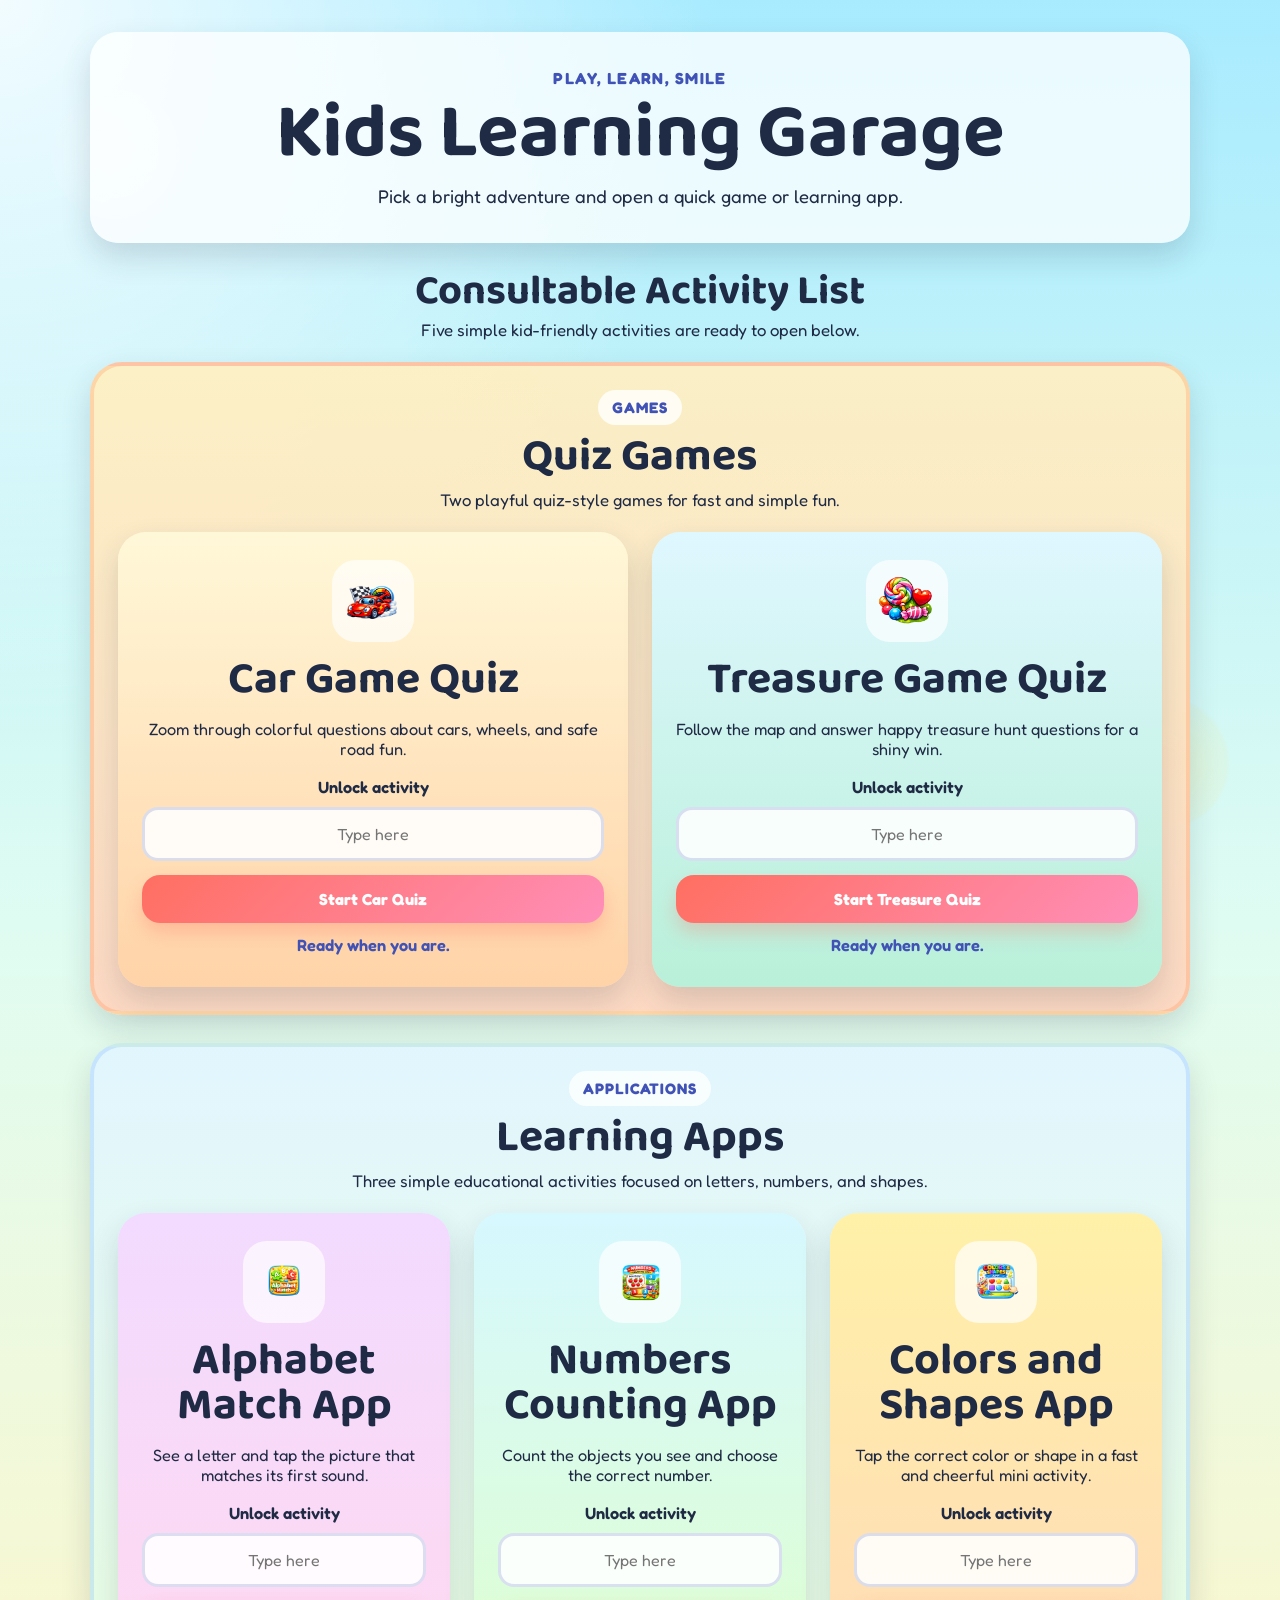
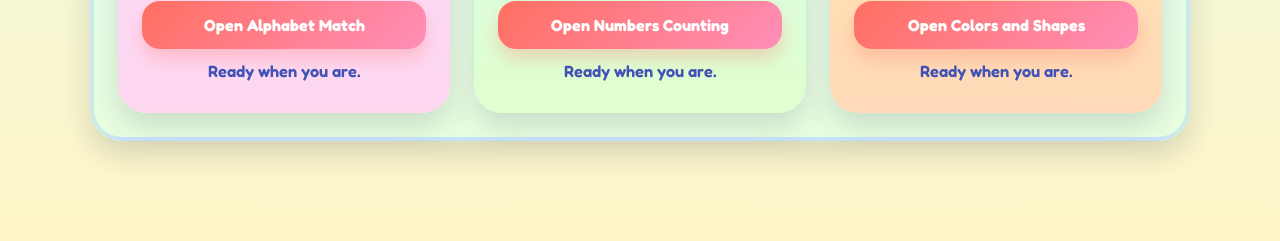
<file: index.html>
<!doctype html>
<html lang="en">
  <head>
    <meta charset="UTF-8" />
    <meta name="viewport" content="width=device-width, initial-scale=1.0" />
    <title>Kids Learning Garage</title>
    <link rel="preconnect" href="https://fonts.googleapis.com" />
    <link rel="preconnect" href="https://fonts.gstatic.com" crossorigin />
    <link
      href="https://fonts.googleapis.com/css2?family=Baloo+2:wght@400;600;700&family=Fredoka:wght@400;500;600&display=swap"
      rel="stylesheet"
    />
    <link rel="icon" type="image/png" href="assets/alphabet-app.png" />
    <link rel="stylesheet" href="styles.css" />
  </head>
  <body class="home-page">
    <main class="page-shell">
      <section class="hero">
        <p class="eyebrow">Play, Learn, Smile</p>
        <h1>Kids Learning Garage</h1>
        <p class="hero-copy">
          Pick a bright adventure and open a quick game or learning app.
        </p>
      </section>

      <section class="list-heading">
        <h2>Consultable Activity List</h2>
        <p>Five simple kid-friendly activities are ready to open below.</p>
      </section>

      <section class="activity-section games-section">
        <div class="section-heading">
          <p class="section-tag">Games</p>
          <h2>Quiz Games</h2>
          <p>Two playful quiz-style games for fast and simple fun.</p>
        </div>

        <div class="game-grid">
          <article class="game-card car-card">
            <img
              class="game-icon"
              src="assets/Car-Game.png"
              alt="Car game icon"
              style="object-fit: contain; padding: 10px"
            />
            <h2>Car Game Quiz</h2>
            <p>
              Zoom through colorful questions about cars, wheels, and safe road
              fun.
            </p>
            <label for="car-code">Unlock activity</label>
            <input
              id="car-code"
              class="code-input"
              type="text"
              placeholder="Type here"
            />
            <button
              class="play-button"
              data-app="carQuiz"
              data-code-target="car-code"
              data-destination="car-quiz.html"
            >
              Start Car Quiz
            </button>
            <p class="hint">Ready when you are.</p>
          </article>

          <article class="game-card treasure-card">
            <img
              class="game-icon"
              src="assets/Candy-Game.png"
              alt="Treasure game icon"
              style="object-fit: contain; padding: 10px"
            />
            <h2>Treasure Game Quiz</h2>
            <p>
              Follow the map and answer happy treasure hunt questions for a
              shiny win.
            </p>
            <label for="treasure-code">Unlock activity</label>
            <input
              id="treasure-code"
              class="code-input"
              type="text"
              placeholder="Type here"
            />
            <button
              class="play-button"
              data-app="treasureQuiz"
              data-code-target="treasure-code"
              data-destination="treasure-quiz.html"
            >
              Start Treasure Quiz
            </button>
            <p class="hint">Ready when you are.</p>
          </article>
        </div>
      </section>

      <section class="activity-section apps-section">
        <div class="section-heading">
          <p class="section-tag">Applications</p>
          <h2>Learning Apps</h2>
          <p>Three simple educational activities focused on letters, numbers, and shapes.</p>
        </div>

        <div class="game-grid">
          <article class="game-card alphabet-card">
            <img
              class="game-icon"
              src="assets/alphabet-app.png"
              alt="Alphabet app icon"
              style="object-fit: contain; padding: 10px"
            />
            <h2>Alphabet Match App</h2>
            <p>See a letter and tap the picture that matches its first sound.</p>
            <label for="alphabet-code">Unlock activity</label>
            <input
              id="alphabet-code"
              class="code-input"
              type="text"
              placeholder="Type here"
            />
            <button
              class="play-button"
              data-app="alphabetMatchApp"
              data-code-target="alphabet-code"
              data-destination="alphabet-match.html"
            >
              Open Alphabet Match
            </button>
            <p class="hint">Ready when you are.</p>
          </article>

          <article class="game-card numbers-card">
            <img
              class="game-icon"
              src="assets/number-app.png"
              alt="Numbers app icon"
              style="object-fit: contain; padding: 10px"
            />
            <h2>Numbers Counting App</h2>
            <p>Count the objects you see and choose the correct number.</p>
            <label for="numbers-code">Unlock activity</label>
            <input
              id="numbers-code"
              class="code-input"
              type="text"
              placeholder="Type here"
            />
            <button
              class="play-button"
              data-app="numbersCountingApp"
              data-code-target="numbers-code"
              data-destination="numbers-counting.html"
            >
              Open Numbers Counting
            </button>
            <p class="hint">Ready when you are.</p>
          </article>

          <article class="game-card colors-card">
            <img
              class="game-icon"
              src="assets/colorshape-app.png"
              alt="Colors and shapes app icon"
              style="object-fit: contain; padding: 10px"
            />
            <h2>Colors and Shapes App</h2>
            <p>
              Tap the correct color or shape in a fast and cheerful mini
              activity.
            </p>
            <label for="colors-code">Unlock activity</label>
            <input
              id="colors-code"
              class="code-input"
              type="text"
              placeholder="Type here"
            />
            <button
              class="play-button"
              data-app="colorsShapesApp"
              data-code-target="colors-code"
              data-destination="colors-shapes.html"
            >
              Open Colors and Shapes
            </button>
            <p class="hint">Ready when you are.</p>
          </article>
        </div>
      </section>

      <p id="access-message" class="access-message" aria-live="polite"></p>
    </main>

    <script src="script.js"></script>
  </body>
</html>
</file>
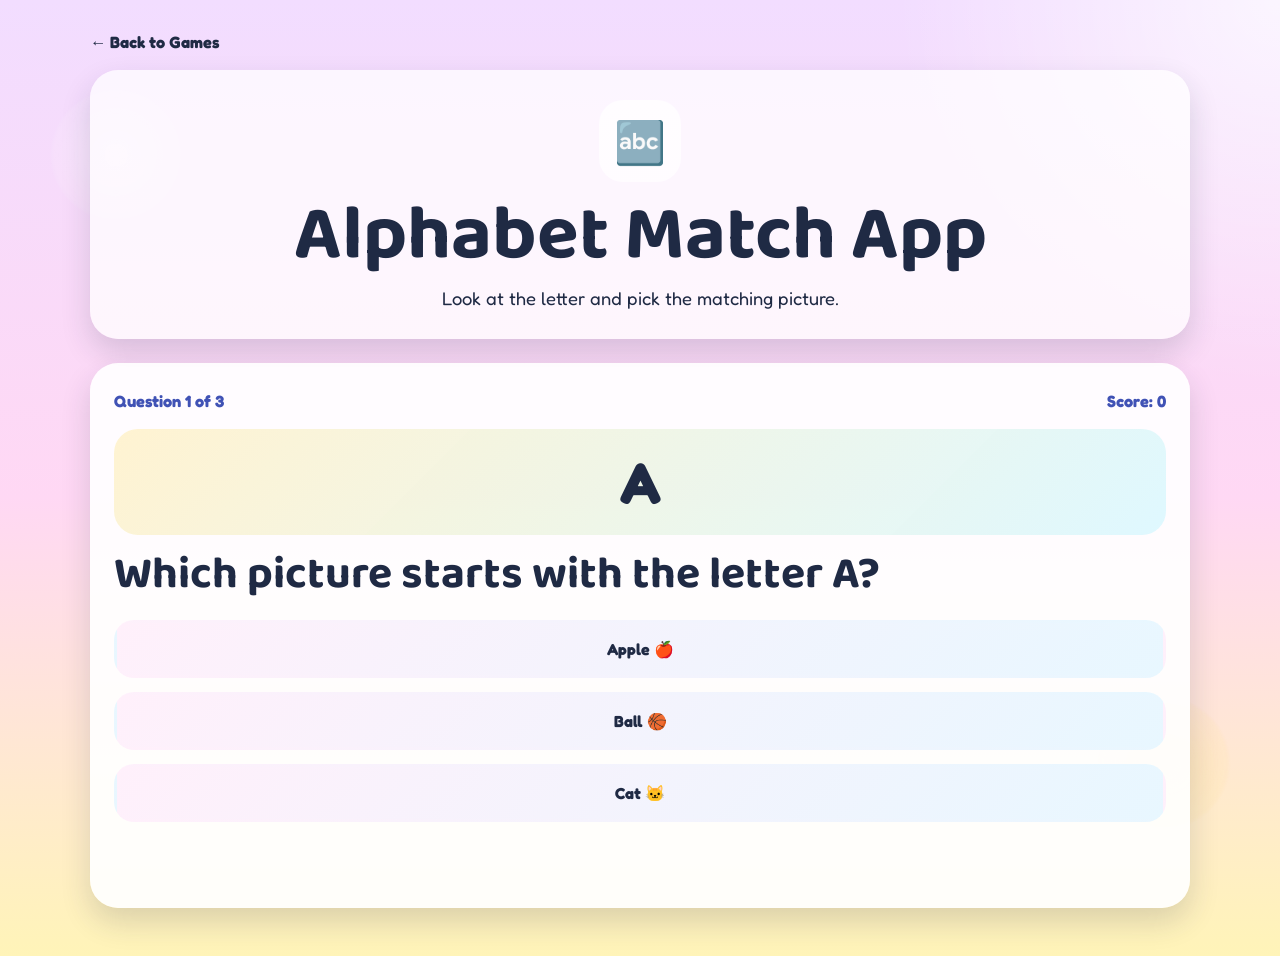
<file: alphabet-match.html>
<!DOCTYPE html>
<html lang="en">
<head>
  <meta charset="UTF-8">
  <meta name="viewport" content="width=device-width, initial-scale=1.0">
  <title>Alphabet Match App</title>
  <link rel="preconnect" href="https://fonts.googleapis.com">
  <link rel="preconnect" href="https://fonts.gstatic.com" crossorigin>
  <link href="https://fonts.googleapis.com/css2?family=Baloo+2:wght@400;600;700&family=Fredoka:wght@400;500;600&display=swap" rel="stylesheet">
  <link rel="icon" type="image/png" href="assets/alphabet-app.png">
  <link rel="stylesheet" href="styles.css">
</head>
<body class="quiz-page quiz-alphabet">
  <main class="quiz-shell">
    <a class="back-link" href="index.html">← Back to Games</a>
    <section class="quiz-header">
      <div class="hero-bubble">🔤</div>
      <h1>Alphabet Match App</h1>
      <p>Look at the letter and pick the matching picture.</p>
    </section>

    <section class="quiz-panel" data-quiz="alphabet">
      <div class="quiz-topline">
        <span id="alphabet-progress">Question 1 of 3</span>
        <span id="alphabet-score">Score: 0</span>
      </div>
      <div id="alphabet-visual" class="question-visual"></div>
      <h2 id="alphabet-question">Loading question...</h2>
      <div id="alphabet-answers" class="answers"></div>
      <p id="alphabet-feedback" class="feedback" aria-live="polite"></p>
      <button id="alphabet-next" class="next-button" type="button">Next Question</button>
      <button id="alphabet-restart" class="restart-button" type="button">Play Again</button>
    </section>
  </main>

  <script src="script.js"></script>
</body>
</html>
</file>
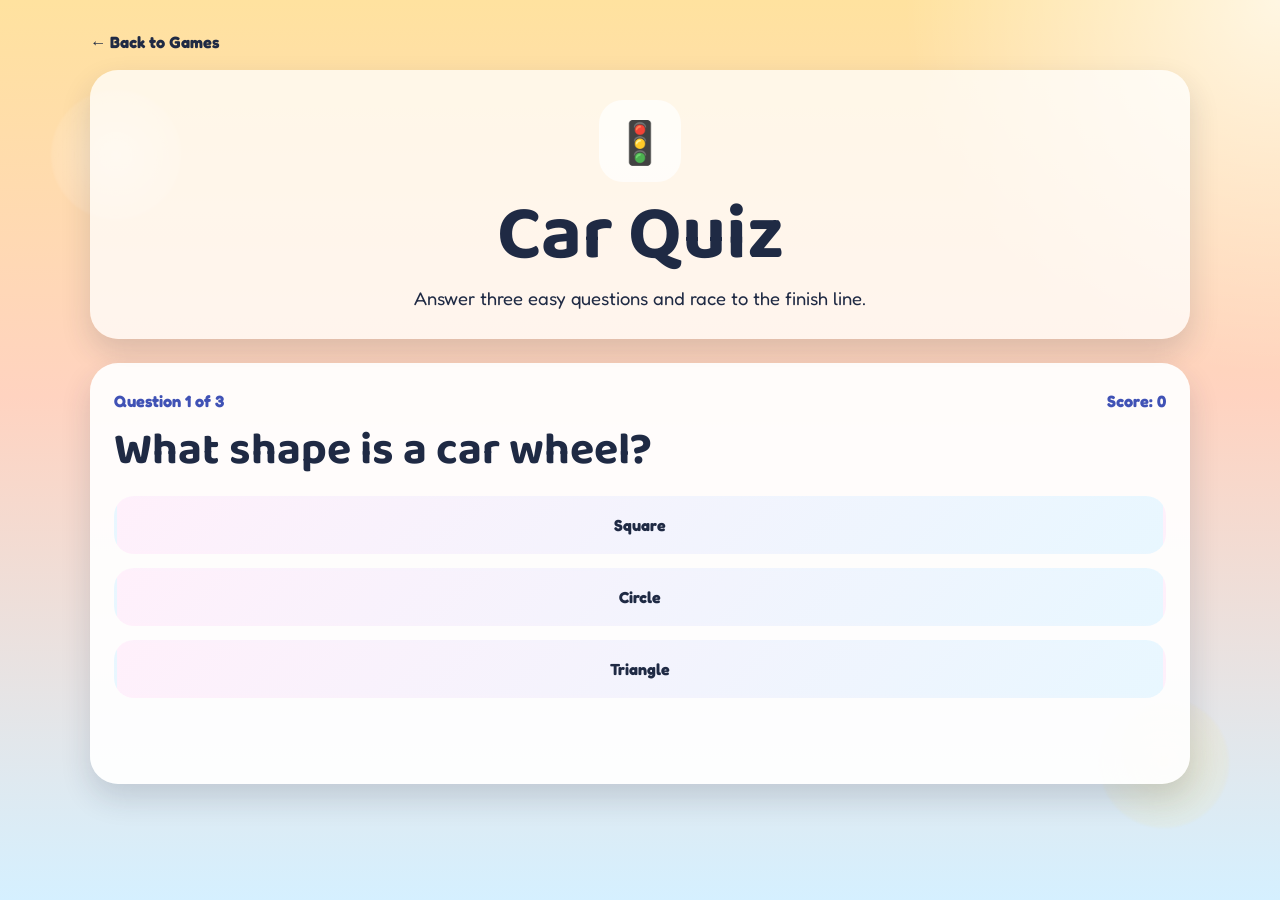
<file: car-quiz.html>
<!DOCTYPE html>
<html lang="en">
<head>
  <meta charset="UTF-8">
  <meta name="viewport" content="width=device-width, initial-scale=1.0">
  <title>Car Quiz</title>
  <link rel="preconnect" href="https://fonts.googleapis.com">
  <link rel="preconnect" href="https://fonts.gstatic.com" crossorigin>
  <link href="https://fonts.googleapis.com/css2?family=Baloo+2:wght@400;600;700&family=Fredoka:wght@400;500;600&display=swap" rel="stylesheet">
  <link rel="icon" type="image/png" href="assets/alphabet-app.png">
  <link rel="stylesheet" href="styles.css">
</head>
<body class="quiz-page quiz-car">
  <main class="quiz-shell">
    <a class="back-link" href="index.html">← Back to Games</a>
    <section class="quiz-header">
      <div class="hero-bubble">🚦</div>
      <h1>Car Quiz</h1>
      <p>Answer three easy questions and race to the finish line.</p>
    </section>

    <section class="quiz-panel" data-quiz="car">
      <div class="quiz-topline">
        <span id="car-progress">Question 1 of 3</span>
        <span id="car-score">Score: 0</span>
      </div>
      <h2 id="car-question">Loading question...</h2>
      <div id="car-answers" class="answers"></div>
      <p id="car-feedback" class="feedback" aria-live="polite"></p>
      <button id="car-next" class="next-button" type="button">Next Question</button>
      <button id="car-restart" class="restart-button" type="button">Play Again</button>
    </section>
  </main>

  <script src="script.js"></script>
</body>
</html>
</file>
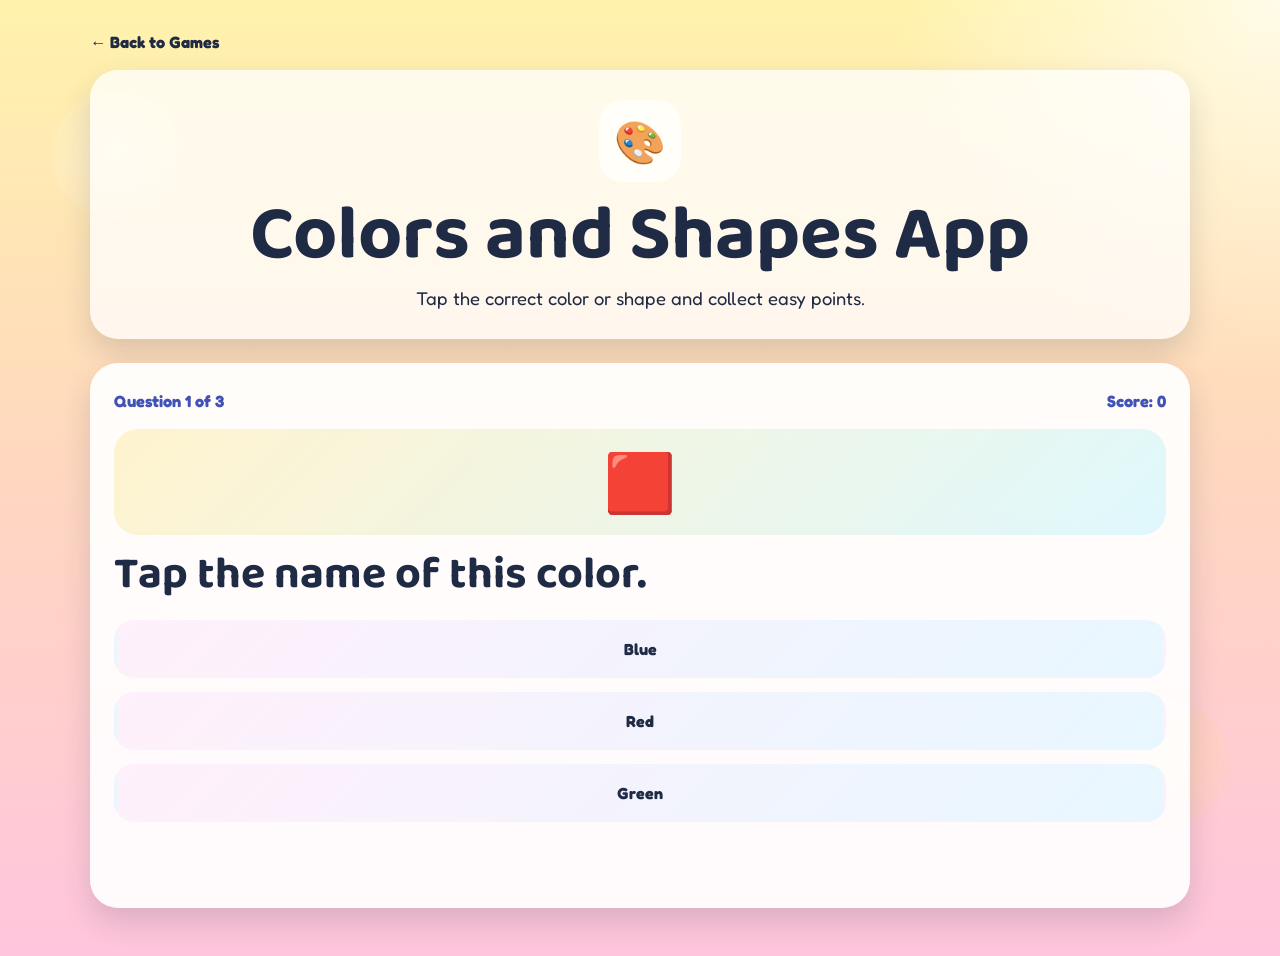
<file: colors-shapes.html>
<!DOCTYPE html>
<html lang="en">
<head>
  <meta charset="UTF-8">
  <meta name="viewport" content="width=device-width, initial-scale=1.0">
  <title>Colors and Shapes App</title>
  <link rel="preconnect" href="https://fonts.googleapis.com">
  <link rel="preconnect" href="https://fonts.gstatic.com" crossorigin>
  <link href="https://fonts.googleapis.com/css2?family=Baloo+2:wght@400;600;700&family=Fredoka:wght@400;500;600&display=swap" rel="stylesheet">
  <link rel="icon" type="image/png" href="assets/alphabet-app.png">
  <link rel="stylesheet" href="styles.css">
</head>
<body class="quiz-page quiz-colors">
  <main class="quiz-shell">
    <a class="back-link" href="index.html">← Back to Games</a>
    <section class="quiz-header">
      <div class="hero-bubble">🎨</div>
      <h1>Colors and Shapes App</h1>
      <p>Tap the correct color or shape and collect easy points.</p>
    </section>

    <section class="quiz-panel" data-quiz="colors">
      <div class="quiz-topline">
        <span id="colors-progress">Question 1 of 3</span>
        <span id="colors-score">Score: 0</span>
      </div>
      <div id="colors-visual" class="question-visual"></div>
      <h2 id="colors-question">Loading question...</h2>
      <div id="colors-answers" class="answers"></div>
      <p id="colors-feedback" class="feedback" aria-live="polite"></p>
      <button id="colors-next" class="next-button" type="button">Next Question</button>
      <button id="colors-restart" class="restart-button" type="button">Play Again</button>
    </section>
  </main>

  <script src="script.js"></script>
</body>
</html>
</file>
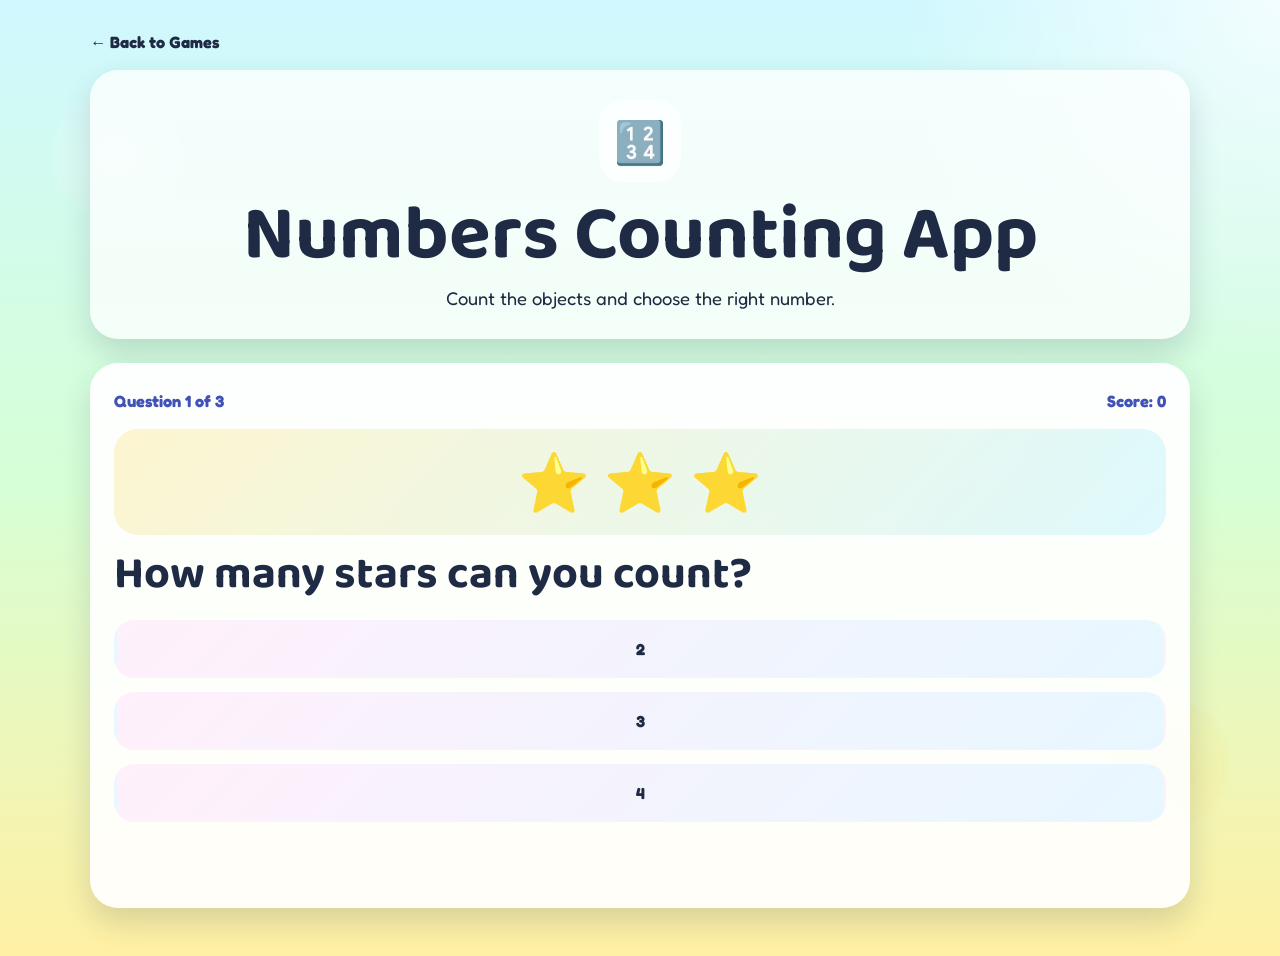
<file: numbers-counting.html>
<!DOCTYPE html>
<html lang="en">
<head>
  <meta charset="UTF-8">
  <meta name="viewport" content="width=device-width, initial-scale=1.0">
  <title>Numbers Counting App</title>
  <link rel="preconnect" href="https://fonts.googleapis.com">
  <link rel="preconnect" href="https://fonts.gstatic.com" crossorigin>
  <link href="https://fonts.googleapis.com/css2?family=Baloo+2:wght@400;600;700&family=Fredoka:wght@400;500;600&display=swap" rel="stylesheet">
  <link rel="icon" type="image/png" href="assets/alphabet-app.png">
  <link rel="stylesheet" href="styles.css">
</head>
<body class="quiz-page quiz-numbers">
  <main class="quiz-shell">
    <a class="back-link" href="index.html">← Back to Games</a>
    <section class="quiz-header">
      <div class="hero-bubble">🔢</div>
      <h1>Numbers Counting App</h1>
      <p>Count the objects and choose the right number.</p>
    </section>

    <section class="quiz-panel" data-quiz="numbers">
      <div class="quiz-topline">
        <span id="numbers-progress">Question 1 of 3</span>
        <span id="numbers-score">Score: 0</span>
      </div>
      <div id="numbers-visual" class="question-visual"></div>
      <h2 id="numbers-question">Loading question...</h2>
      <div id="numbers-answers" class="answers"></div>
      <p id="numbers-feedback" class="feedback" aria-live="polite"></p>
      <button id="numbers-next" class="next-button" type="button">Next Question</button>
      <button id="numbers-restart" class="restart-button" type="button">Play Again</button>
    </section>
  </main>

  <script src="script.js"></script>
</body>
</html>
</file>
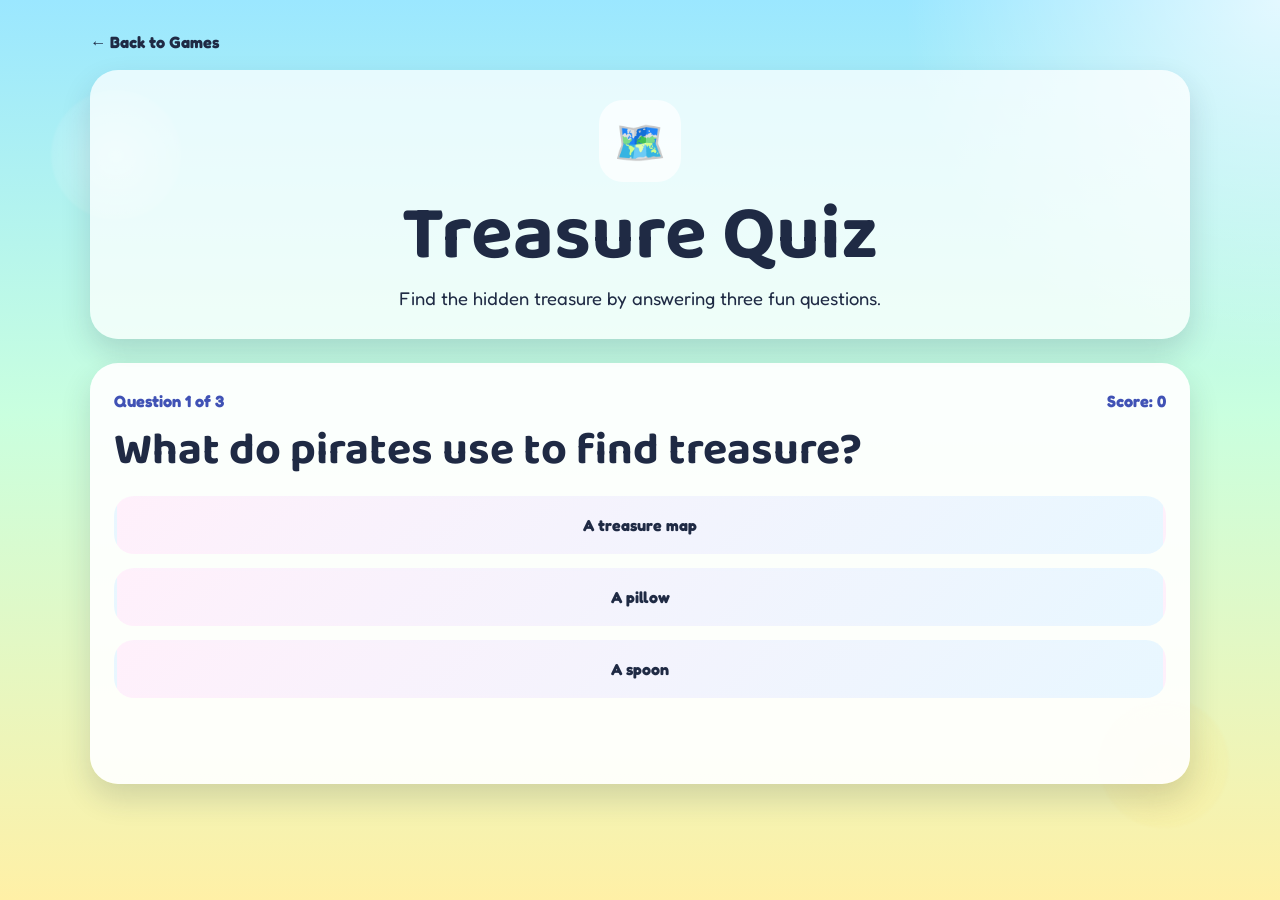
<file: treasure-quiz.html>
<!DOCTYPE html>
<html lang="en">
<head>
  <meta charset="UTF-8">
  <meta name="viewport" content="width=device-width, initial-scale=1.0">
  <title>Treasure Quiz</title>
  <link rel="preconnect" href="https://fonts.googleapis.com">
  <link rel="preconnect" href="https://fonts.gstatic.com" crossorigin>
  <link href="https://fonts.googleapis.com/css2?family=Baloo+2:wght@400;600;700&family=Fredoka:wght@400;500;600&display=swap" rel="stylesheet">
  <link rel="icon" type="image/png" href="assets/alphabet-app.png">
  <link rel="stylesheet" href="styles.css">
</head>
<body class="quiz-page quiz-treasure">
  <main class="quiz-shell">
    <a class="back-link" href="index.html">← Back to Games</a>
    <section class="quiz-header">
      <div class="hero-bubble">🗺️</div>
      <h1>Treasure Quiz</h1>
      <p>Find the hidden treasure by answering three fun questions.</p>
    </section>

    <section class="quiz-panel" data-quiz="treasure">
      <div class="quiz-topline">
        <span id="treasure-progress">Question 1 of 3</span>
        <span id="treasure-score">Score: 0</span>
      </div>
      <h2 id="treasure-question">Loading question...</h2>
      <div id="treasure-answers" class="answers"></div>
      <p id="treasure-feedback" class="feedback" aria-live="polite"></p>
      <button id="treasure-next" class="next-button" type="button">Next Question</button>
      <button id="treasure-restart" class="restart-button" type="button">Play Again</button>
    </section>
  </main>

  <script src="script.js"></script>
</body>
</html>
</file>
<file: styles.css>
:root {
  --sky: #b8f2ff;
  --sun: #ffe27a;
  --pink: #ff8eb8;
  --coral: #ff6f61;
  --mint: #7de2b8;
  --blueberry: #4052b5;
  --navy: #1f2a44;
  --sand: #fff2c6;
  --white: #ffffff;
  --shadow: 0 14px 30px rgba(31, 42, 68, 0.16);
}

* {
  box-sizing: border-box;
}

body {
  margin: 0;
  font-family: "Fredoka", sans-serif;
  color: var(--navy);
  overflow-x: hidden;
}

.home-page {
  min-height: 100vh;
  background:
    radial-gradient(circle at top left, rgba(255, 255, 255, 0.85), transparent 32%),
    linear-gradient(180deg, #a8ebff 0%, #dffcf2 50%, #fff6c8 100%);
  position: relative;
}

.home-page::before,
.home-page::after,
.quiz-page::before,
.quiz-page::after {
  content: "";
  position: fixed;
  width: 130px;
  height: 130px;
  border-radius: 50%;
  pointer-events: none;
  opacity: 0.36;
  filter: blur(1px);
  z-index: 0;
}

.home-page::before,
.quiz-page::before {
  top: 10%;
  left: 4%;
  background: radial-gradient(circle, rgba(255, 255, 255, 0.95), rgba(255, 255, 255, 0));
  animation: floatCloud 10s ease-in-out infinite;
}

.home-page::after,
.quiz-page::after {
  right: 4%;
  bottom: 8%;
  background: radial-gradient(circle, rgba(255, 226, 122, 0.75), rgba(255, 226, 122, 0));
  animation: floatCloud 12s ease-in-out infinite reverse;
}

.page-shell,
.quiz-shell {
  width: min(1100px, calc(100% - 32px));
  margin: 0 auto;
  padding: 32px 0 48px;
  position: relative;
  z-index: 1;
  animation: fadeLift 0.75s ease;
}

.list-heading {
  text-align: center;
  margin: 0 0 22px;
}

.list-heading h2 {
  font-size: clamp(1.8rem, 4vw, 2.6rem);
}

.list-heading p {
  margin: 8px 0 0;
  font-size: 1.05rem;
}

.activity-section {
  padding: 24px;
  border-radius: 32px;
  margin-bottom: 28px;
  box-shadow: var(--shadow);
  animation: fadeLift 0.8s ease;
}

.games-section {
  background: linear-gradient(180deg, rgba(255, 239, 193, 0.92), rgba(255, 214, 191, 0.92));
  border: 4px solid rgba(255, 143, 88, 0.28);
}

.apps-section {
  background: linear-gradient(180deg, rgba(225, 245, 255, 0.94), rgba(232, 255, 225, 0.94));
  border: 4px solid rgba(88, 153, 255, 0.2);
}

.section-heading {
  text-align: center;
  margin: 0 0 22px;
}

.section-tag {
  display: inline-block;
  margin: 0 0 10px;
  padding: 8px 14px;
  border-radius: 999px;
  font-size: 0.95rem;
  font-weight: 700;
  letter-spacing: 0.06em;
  text-transform: uppercase;
  background: rgba(255, 255, 255, 0.78);
  color: var(--blueberry);
}

.section-heading h2 {
  font-size: clamp(2rem, 4vw, 2.8rem);
}

.section-heading p:last-child {
  margin: 10px 0 0;
  font-size: 1.05rem;
}

.hero,
.quiz-header,
.quiz-panel,
.game-card {
  border-radius: 28px;
  box-shadow: var(--shadow);
}

.hero {
  text-align: center;
  background: rgba(255, 255, 255, 0.75);
  padding: 36px 24px;
  margin-bottom: 28px;
  animation: popIn 0.7s ease;
}

.eyebrow {
  margin: 0 0 8px;
  font-weight: 700;
  letter-spacing: 0.08em;
  text-transform: uppercase;
  color: var(--blueberry);
}

h1,
h2 {
  font-family: "Baloo 2", cursive;
  line-height: 1;
  margin: 0;
}

.hero h1,
.quiz-header h1 {
  font-size: clamp(2.7rem, 6vw, 4.8rem);
}

.hero-copy,
.quiz-header p {
  max-width: 680px;
  margin: 12px auto 0;
  font-size: 1.15rem;
}

.code-badge {
  display: inline-block;
  margin-top: 20px;
  padding: 12px 20px;
  border-radius: 999px;
  background: var(--sun);
  font-weight: 600;
  animation: bob 2.8s ease-in-out infinite;
}

.game-grid {
  display: grid;
  grid-template-columns: repeat(auto-fit, minmax(280px, 1fr));
  gap: 24px;
}

.game-card {
  padding: 28px 24px;
  background: var(--white);
  text-align: center;
  animation: popIn 0.7s ease;
  transition: transform 0.22s ease, box-shadow 0.22s ease;
}

.game-card:hover {
  transform: translateY(-6px) rotate(-1deg);
  box-shadow: 0 18px 34px rgba(31, 42, 68, 0.2);
}

.game-card:nth-child(2) {
  animation-delay: 0.08s;
}

.game-card:nth-child(3) {
  animation-delay: 0.16s;
}

.game-card:nth-child(4) {
  animation-delay: 0.24s;
}

.game-card:nth-child(5) {
  animation-delay: 0.32s;
}

.car-card {
  background: linear-gradient(180deg, #fff8d8 0%, #ffd3a8 100%);
}

.treasure-card {
  background: linear-gradient(180deg, #dff7ff 0%, #b9f0d9 100%);
}

.alphabet-card {
  background: linear-gradient(180deg, #f2dbff 0%, #ffd8f0 100%);
}

.numbers-card {
  background: linear-gradient(180deg, #d6f8ff 0%, #dfffce 100%);
}

.colors-card {
  background: linear-gradient(180deg, #fff1a8 0%, #ffd9b8 100%);
}

.game-icon,
.hero-bubble {
  width: 82px;
  height: 82px;
  border-radius: 24px;
  display: grid;
  place-items: center;
  margin: 0 auto 16px;
  font-size: 2.6rem;
  background: rgba(255, 255, 255, 0.7);
  animation: floaty 3.4s ease-in-out infinite;
}

.game-card h2,
.quiz-panel h2 {
  font-size: clamp(2rem, 4vw, 2.8rem);
}

.game-card p,
.hint,
.feedback,
.quiz-topline,
.back-link,
label {
  font-size: 1.02rem;
}

label {
  display: block;
  margin: 18px 0 10px;
  font-weight: 600;
}

.code-input {
  width: 100%;
  padding: 14px 16px;
  border: 3px solid rgba(64, 82, 181, 0.18);
  border-radius: 16px;
  font: inherit;
  text-align: center;
  background: rgba(255, 255, 255, 0.88);
}

.play-button,
.next-button,
.restart-button,
.answer-button {
  border: 0;
  cursor: pointer;
  font: inherit;
  font-weight: 700;
  transition: transform 0.18s ease, box-shadow 0.18s ease, opacity 0.18s ease, filter 0.18s ease;
}

.play-button,
.next-button,
.restart-button {
  width: 100%;
  margin-top: 14px;
  padding: 14px 18px;
  border-radius: 18px;
  color: var(--white);
  background: linear-gradient(135deg, var(--coral), var(--pink));
  box-shadow: 0 10px 18px rgba(255, 111, 97, 0.28);
  animation: buttonPulse 2.4s ease-in-out infinite;
}

.play-button:hover,
.next-button:hover,
.restart-button:hover,
.answer-button:hover {
  transform: translateY(-3px) scale(1.02);
  filter: brightness(1.03);
}

.play-button:active,
.next-button:active,
.restart-button:active,
.answer-button:active {
  transform: scale(0.98);
}

.hint,
.access-message,
.feedback {
  min-height: 24px;
}

.hint {
  margin: 12px 0 0;
  color: var(--blueberry);
  font-weight: 600;
}

.access-message {
  text-align: center;
  font-weight: 700;
  margin: 18px 0 0;
}

.quiz-page {
  min-height: 100vh;
}

.quiz-car {
  background:
    radial-gradient(circle at top right, rgba(255, 255, 255, 0.7), transparent 24%),
    linear-gradient(180deg, #ffe29f 0%, #ffd3c0 44%, #d5f0ff 100%);
}

.quiz-treasure {
  background:
    radial-gradient(circle at top right, rgba(255, 255, 255, 0.72), transparent 24%),
    linear-gradient(180deg, #9be7ff 0%, #c9ffdf 46%, #fff0a6 100%);
}

.quiz-alphabet {
  background:
    radial-gradient(circle at top right, rgba(255, 255, 255, 0.72), transparent 24%),
    linear-gradient(180deg, #f2ddff 0%, #ffd8f4 52%, #fff4b8 100%);
}

.quiz-numbers {
  background:
    radial-gradient(circle at top right, rgba(255, 255, 255, 0.72), transparent 24%),
    linear-gradient(180deg, #d0f8ff 0%, #d6ffd6 50%, #fff0a3 100%);
}

.quiz-colors {
  background:
    radial-gradient(circle at top right, rgba(255, 255, 255, 0.72), transparent 24%),
    linear-gradient(180deg, #fff3ac 0%, #ffd8bf 48%, #ffc5dd 100%);
}

.back-link {
  display: inline-block;
  margin-bottom: 18px;
  color: var(--navy);
  text-decoration: none;
  font-weight: 700;
}

.quiz-header {
  text-align: center;
  background: rgba(255, 255, 255, 0.74);
  padding: 30px 22px;
  margin-bottom: 24px;
  animation: popIn 0.7s ease;
}

.quiz-panel {
  background: rgba(255, 255, 255, 0.92);
  padding: 28px 24px;
  animation: fadeLift 0.8s ease;
}

.quiz-topline {
  display: flex;
  justify-content: space-between;
  gap: 16px;
  margin-bottom: 18px;
  font-weight: 700;
  color: var(--blueberry);
}

.answers {
  display: grid;
  grid-template-columns: 1fr;
  gap: 14px;
  margin: 22px 0 18px;
}

.question-visual {
  min-height: 88px;
  margin: 8px 0 18px;
  padding: 18px;
  border-radius: 24px;
  background: linear-gradient(135deg, rgba(255, 226, 122, 0.34), rgba(184, 242, 255, 0.45));
  text-align: center;
  font-size: clamp(2rem, 6vw, 3.6rem);
  font-weight: 700;
  animation: wiggleGlow 3s ease-in-out infinite;
}

.answer-button {
  width: 100%;
  padding: 16px 18px;
  border-radius: 20px;
  background: linear-gradient(135deg, #fff0fb, #e8f7ff);
  color: var(--navy);
  border: 3px solid transparent;
  animation: fadeLift 0.45s ease;
}

.answer-button.correct {
  background: linear-gradient(135deg, #d3ffdd, #98e9bd);
  border-color: #54b57a;
}

.answer-button.wrong {
  background: linear-gradient(135deg, #ffd6d6, #ffb0b0);
  border-color: #ea6c6c;
}

.answer-button:disabled {
  cursor: default;
  opacity: 0.95;
}

.feedback {
  font-weight: 700;
  color: var(--blueberry);
}

.next-button,
.restart-button {
  display: none;
}

.next-button.visible,
.restart-button.visible {
  display: block;
}

.answers .answer-button:nth-child(1) {
  animation-delay: 0.04s;
}

.answers .answer-button:nth-child(2) {
  animation-delay: 0.1s;
}

.answers .answer-button:nth-child(3) {
  animation-delay: 0.16s;
}

@keyframes fadeLift {
  from {
    opacity: 0;
    transform: translateY(16px);
  }

  to {
    opacity: 1;
    transform: translateY(0);
  }
}

@keyframes popIn {
  0% {
    opacity: 0;
    transform: scale(0.94) translateY(12px);
  }

  70% {
    transform: scale(1.02) translateY(-2px);
  }

  100% {
    opacity: 1;
    transform: scale(1) translateY(0);
  }
}

@keyframes floaty {
  0%,
  100% {
    transform: translateY(0) rotate(0deg);
  }

  50% {
    transform: translateY(-8px) rotate(3deg);
  }
}

@keyframes bob {
  0%,
  100% {
    transform: translateY(0);
  }

  50% {
    transform: translateY(-5px);
  }
}

@keyframes buttonPulse {
  0%,
  100% {
    box-shadow: 0 10px 18px rgba(255, 111, 97, 0.28);
  }

  50% {
    box-shadow: 0 14px 26px rgba(255, 111, 97, 0.38);
  }
}

@keyframes wiggleGlow {
  0%,
  100% {
    transform: rotate(0deg) scale(1);
    box-shadow: 0 0 0 rgba(255, 226, 122, 0.18);
  }

  25% {
    transform: rotate(-2deg) scale(1.02);
  }

  50% {
    transform: rotate(2deg) scale(1.03);
    box-shadow: 0 14px 26px rgba(255, 226, 122, 0.28);
  }

  75% {
    transform: rotate(-1deg) scale(1.01);
  }
}

@keyframes floatCloud {
  0%,
  100% {
    transform: translate3d(0, 0, 0);
  }

  50% {
    transform: translate3d(18px, -14px, 0);
  }
}

@media (max-width: 640px) {
  .page-shell,
  .quiz-shell {
    width: min(100% - 20px, 1100px);
    padding-top: 20px;
  }

  .hero,
  .quiz-header,
  .quiz-panel,
  .game-card {
    border-radius: 22px;
  }

  .quiz-topline {
    flex-direction: column;
  }

  .activity-section {
    padding: 18px;
    border-radius: 24px;
  }

  .home-page::before,
  .home-page::after,
  .quiz-page::before,
  .quiz-page::after {
    width: 96px;
    height: 96px;
  }
}
</file>
